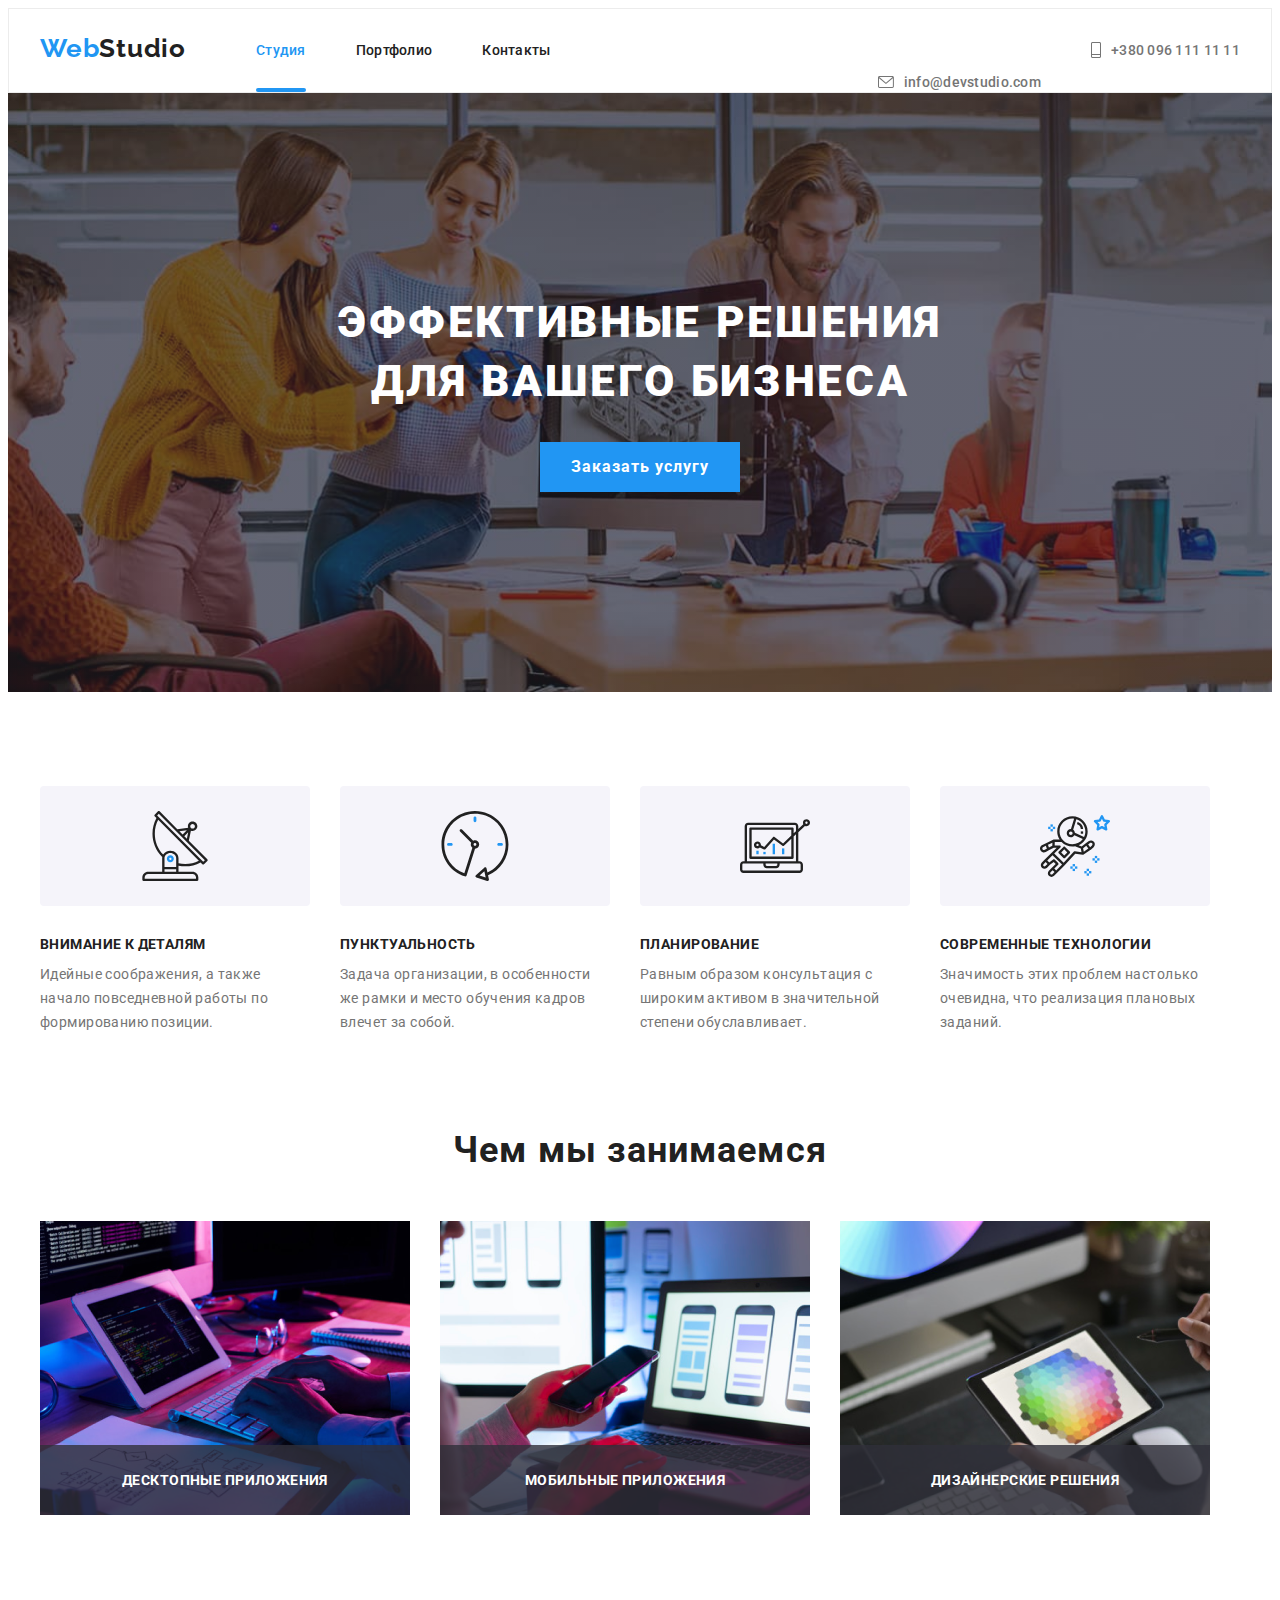
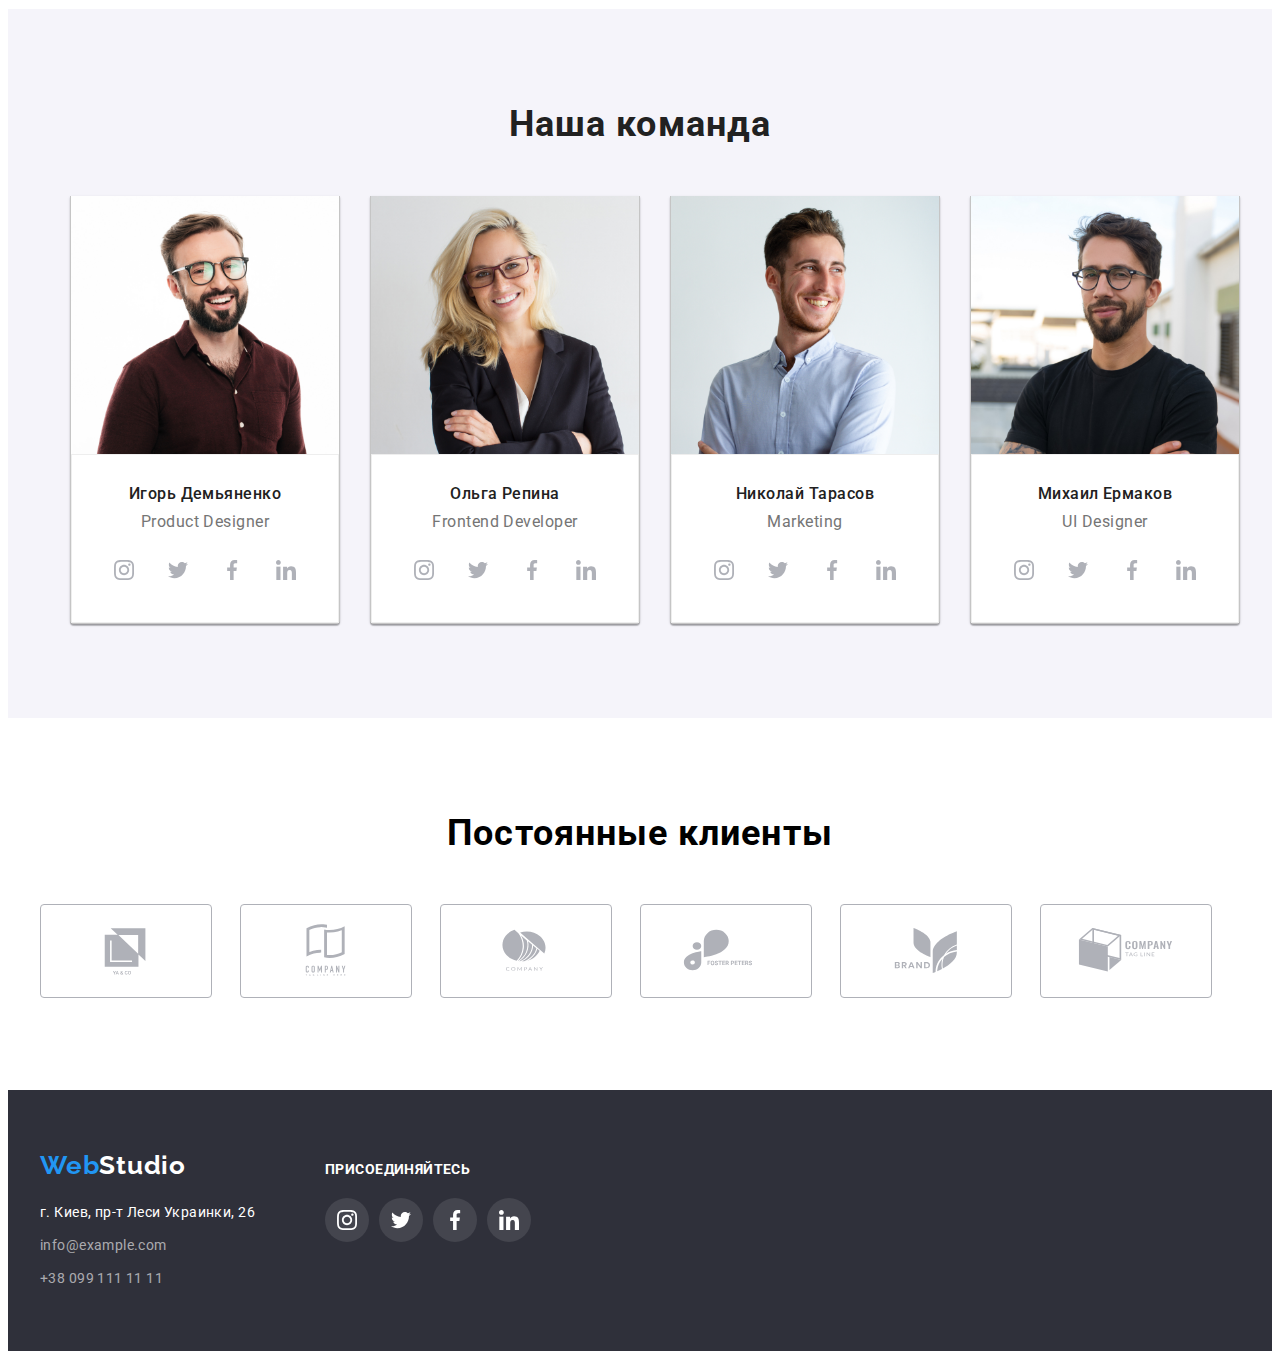
<file: index.html>
<!DOCTYPE html>
<html lang="ru">
<head>
  <meta charset="UTF-8">
  <meta http-equiv="X-UA-Compatible" content="IE=edge">
  <meta name="viewport" content="width=device-width, initial-scale=1.0">
  <title>Document</title>
<link rel="preconnect" href="https://fonts.googleapis.com">
<link rel="preconnect" href="https://fonts.gstatic.com" crossorigin>
<link href="https://fonts.googleapis.com/css2?family=Raleway:wght@700&family=Roboto:wght@500&display=swap" rel="stylesheet">
<link
rel="stylesheet"
href="https://cdnjs.cloudflare.com/ajax/libs/modern-normalize/1.1.0/modern-normalize.min.css"
integrity="sha512-wpPYUAdjBVSE4KJnH1VR1HeZfpl1ub8YT/NKx4PuQ5NmX2tKuGu6U/JRp5y+Y8XG2tV+wKQpNHVUX03MfMFn9Q=="
crossorigin="anonymous"
referrerpolicy="no-referrer"
/>
<link rel="stylesheet" href="./css/style.css">

</head>
<body>

  <header class="header">
    <div class="container flex header-container">
    <a class="header-logo link" href="" lang="en">
      Web<span class="header-studio">Studio</span></a>    
    <nav class="header-navigation">
    <ul class="header-list list">
    <li class="header-item"><a href="index.html" class="header-link current link ">Студия</a></li>
        <li class="header-item"><a href="portfolio.html" class="header-link link ">Портфолио</a></li>
        <li class="header-item"><a href="#contact" class="header-link link ">Контакты</a></li>
      </ul>
    </nav>
    <div class="header-connect">
    <ul class="flex list">
      <li class="header-info"><a href="" class="header-contacts link"><svg class="header-soc-icon" width="16" height="12"><use href="./1/icons.svg#icon-envelope"></use></svg>info@devstudio.com</a></li>
      <li class="header-info"><a href="" class="header-tel link"><svg class="header-soc-icon" width="10" height="16"><use href="./1/icons.svg#icon-Vector"></use></svg>+380 096 111 11 11</a></li>
      </ul>
</div>
</div>
  </header>
  <main>
<section class="hero">
  <div class="container">
  <h1 class="hero-title">Эффективные решения<br> для вашего бизнеса</h1>

  <button class="hero-btn link" type="button" data-modal-open>Заказать услугу</button>
  </div>
</section>
<section class="about">
  <div class="container">

  <ul class="about-list list flex">
<li class="about-item item"><div class="about-square-item"><svg class="about-soc-icon" width="70" height="70"><use href="./1/icons.svg#icon-antenna-1"></use></svg></div><h3 class="about-title">Внимание к деталям</h3><p class="about-text">Идейные соображения, а также начало повседневной работы по формированию позиции.</p></li>
<li class="about-item item"><div class="about-square-item"><svg class="about-soc-icon" width="70" height="70"><use href="./1/icons.svg#icon-clock-1"></use></svg></div><h3 class="about-title">Пунктуальность</h3><p class="about-text">Задача организации, в особенности же рамки и место обучения кадров влечет за собой.</p></li>
<li class="about-item item"><div class="about-square-item"><svg class="about-soc-icon" width="70" height="70"><use href="./1/icons.svg#icon-diagram-1"></use></svg></div><h3 class="about-title">Планирование</h3><p class="about-text">Равным образом консультация с широким активом в значительной степени обуславливает.</p></li>
<li class="about-item item"><div class="about-square-item"><svg class="about-soc-icon" width="70" height="70"><use href="./1/icons.svg#icon-astronaut-1"></use></svg></div><h3 class="about-title">Современные технологии</h3><p class="about-text">Значимость этих проблем настолько очевидна, что реализация плановых заданий.</p></li>
  </ul>
</div>
  </section>
<section class="about-second">
  <div class="container">
    <h2 class="about-second-title">Чем мы занимаемся</h2>
    <ul class="about-second-list list flex">
    <li class="about-second-item item"><img src="./1/1.png" alt="Человек пишет на клавиатуре" width="370" height="294"><p class="about-top-text">Десктопные приложения</p></li>
    <li class="about-second-item item"><img src="./1/2.png" alt="Человек держит телефон" width="370" height="294"><p class="about-top-text">Мобильные приложения</p></li>
    <li class="about-second-item item"><img src="./1/3.png" alt="Человек держит планшет" width="370" height="294"><p class="about-top-text">Дизайнерские решения</p></li>
  </ul>
  </div>
</section>
<section class="team">
  <div class="container">
  <h2 class="team-title">Наша команда</h2>
  <ul class="team-list list flex">
    <li class="team-item item">
      <img src="./1/4.jpg" alt="Человек" width="270" height="260">
      <div class="main-wrap">
        <h3 class="team-item-title">Игорь Демьяненко</h3>
        <p class="team-item-text" lang="en">Product Designer

        </p>
          <ul class="team-soc-list list">
            <li class="team-soc-item"><a href="" class="team-soc-link link"><svg class="team-soc-icon" width="20" height="20"><use href="./1/icons.svg#icon-instagram-2-2"></use></svg></a></li>
            <li class="team-soc-item"><a href="" class="team-soc-link link"><svg class="team-soc-icon" width="20" height="20"><use href="./1/icons.svg#icon-twitter-1-2"></use></svg></a></li>
            <li class="team-soc-item"><a href="" class="team-soc-link link"><svg class="team-soc-icon" width="20" height="20"><use href="./1/icons.svg#icon-facebook-1-1"></use></svg></a></li>
            <li class="team-soc-item"><a href="" class="team-soc-link link"><svg class="team-soc-icon" width="20" height="20"><use href="./1/icons.svg#icon-linkedin-1-1"></use></svg></a></li>
          </ul>
        </div></li>
    <li class="team-item item">
      <img src="./1/5.jpg" alt="Человек" width="270" height="260">
      <div class="main-wrap">
        <h3 class="team-item-title">Ольга Репина</h3>
        <p class="team-item-text" lang="en" >Frontend Developer
          </p>
          <ul class="team-soc-list list">
            <li class="team-soc-item"><a href="" class="team-soc-link link"><svg class="team-soc-icon" width="20" height="20"><use href="./1/icons.svg#icon-instagram-2-2"></use></svg></a></li>
            <li class="team-soc-item"><a href="" class="team-soc-link link"><svg class="team-soc-icon" width="20" height="20"><use href="./1/icons.svg#icon-twitter-1-2"></use></svg></a></li>
            <li class="team-soc-item"><a href="" class="team-soc-link link"><svg class="team-soc-icon" width="20" height="20"><use href="./1/icons.svg#icon-facebook-1-1"></use></svg></a></li>
            <li class="team-soc-item"><a href="" class="team-soc-link link"><svg class="team-soc-icon" width="20" height="20"><use href="./1/icons.svg#icon-linkedin-1-1"></use></svg></a></li>
          </ul>
        </div>
      </li>
    <li class="team-item item">
      <img src="./1/6.jpg" alt="Человек" width="270" height="260">
      <div class="main-wrap">
        <h3 class="team-item-title">Николай Тарасов</h3>
        <p class="team-item-text" lang="en">Marketing
          </p>
          <ul class="team-soc-list list">
            <li class="team-soc-item"><a href="" class="team-soc-link link"><svg class="team-soc-icon" width="20" height="20"><use href="./1/icons.svg#icon-instagram-2-2"></use></svg></a></li>
            <li class="team-soc-item"><a href="" class="team-soc-link link"><svg class="team-soc-icon" width="20" height="20"><use href="./1/icons.svg#icon-twitter-1-2"></use></svg></a></li>
            <li class="team-soc-item"><a href="" class="team-soc-link link"><svg class="team-soc-icon" width="20" height="20"><use href="./1/icons.svg#icon-facebook-1-1"></use></svg></a></li>
            <li class="team-soc-item"><a href="" class="team-soc-link link"><svg class="team-soc-icon" width="20" height="20"><use href="./1/icons.svg#icon-linkedin-1-1"></use></svg></a></li>
          </ul>
        </div>
      </li>
    <li class="team-item item">
      <img src="./1/7.jpg" alt="Человек" width="270" height="260">
      <div class="main-wrap">
        <h3 class="team-item-title">Михаил Ермаков</h3>
        <p class="team-item-text" lang="en">UI Designer
          <ul class="team-soc-list list">
            <li class="team-soc-item"><a href="" class="team-soc-link link"><svg class="team-soc-icon" width="20" height="20"><use href="./1/icons.svg#icon-instagram-2-2"></use></svg></a></li>
            <li class="team-soc-item"><a href="" class="team-soc-link link"><svg class="team-soc-icon" width="20" height="20"><use href="./1/icons.svg#icon-twitter-1-2"></use></svg></a></li>
            <li class="team-soc-item"><a href="" class="team-soc-link link"><svg class="team-soc-icon" width="20" height="20"><use href="./1/icons.svg#icon-facebook-1-1"></use></svg></a></li>
            <li class="team-soc-item"><a href="" class="team-soc-link link"><svg class="team-soc-icon" width="20" height="20"><use href="./1/icons.svg#icon-linkedin-1-1"></use></svg></a></li>
          </ul>
        </div></li>
  </ul>
  </div>
</section>

  <section class="client">
    <div class="container">
    <h2 class="client-title">Постоянные клиенты</h2>
    <ul class="client-list list">
      <li class="client-item item"><a href="" class="client-soc-link link"><svg class="client-soc-icon" width="106" height="60"><use href="./1/icons.svg#icon-photo5"></use></svg></a></li>
      <li class="client-item item"><a href="" class="client-soc-link link"><svg class="client-soc-icon" width="106" height="60"><use href="./1/icons.svg#icon-photo4"></use></svg></a></li>
      <li class="client-item item"><a href="" class="client-soc-link link"><svg class="client-soc-icon" width="106" height="60"><use href="./1/icons.svg#icon-photo3"></use></svg></a></li>
      <li class="client-item item"><a href="" class="client-soc-link link"><svg class="client-soc-icon" width="106" height="60"><use href="./1/icons.svg#icon-photo2"></use></svg></a></li>
      <li class="client-item item"><a href="" class="client-soc-link link"><svg class="client-soc-icon" width="106" height="60"><use href="./1/icons.svg#icon-photo1"></use></svg></a></li>
      <li class="client-item item"><a href="" class="client-soc-link link"><svg class="client-soc-icon" width="106" height="60"><use href="./1/icons.svg#icon-photo"></use></svg></a></li>
    </ul>
  </div>
  </section>

<footer class="footer">
  <div class="container">
    <div class="footer-content">
  <a class="link header-logo-footer" href="" lang="en">
    Web<span class="header-studio-footer">Studio</span></a>
    <address>
   <ul class="contacts-list list">
    <li class="contacts-item item"><a href="" class="contacts-link-addres link">г. Киев, пр-т Леси Украинки, 26</a></li>
  <li class="contacts-item item"><a href="" class="contacts-link link">info@example.com</a></li>
  <li class="contacts-item item"><a href="" class="contacts-link link">+38 099 111 11 11</a></li></ul>
</div>
<div class="footer-slogan">
  <p class="footer-text-slogan">присоединяйтесь</p>
  <ul class="team-soc-list-footer list">
    <li class="team-soc-item"><a href="" class="team-soc-link-footer link"><svg class="footer-soc-icon" width="20" height="20"><use href="./1/icons.svg#icon-instagram-2-2"></use></svg></a></li>
    <li class="team-soc-item"><a href="" class="team-soc-link-footer link"><svg class="footer-soc-icon" width="20" height="20"><use href="./1/icons.svg#icon-twitter-1-2"></use></svg></a></li>
    <li class="team-soc-item"><a href="" class="team-soc-link-footer link"><svg class="footer-soc-icon" width="20" height="20"><use href="./1/icons.svg#icon-facebook-1-1"></use></svg></a></li>
    <li class="team-soc-item"><a href="" class="team-soc-link-footer link"><svg class="footer-soc-icon" width="20" height="20"><use href="./1/icons.svg#icon-linkedin-1-1"></use></svg></a></li>
  </ul>
</address>
</div>
  </div>

  </div>
</footer>
<div class="backdrop is-hidden" data-modal > 
  <!-- я удалил тут ис хиден!! -->
  <div class="modal">
  <button type="button" class="modal-btn" data-modal-close>
    <a href="" class="modal-link link"><svg class="modal-icon" width="17" height="17"><use href="./1/icons.svg#icon-close-black-18dp-2-1"></use></svg></a>
  </button>     
  <p class="modal-title">Оставьте свои данные, мы вам перезвоним</p> 
  <form>
    <p class="moda-text">Имя
    </p>
    <input type="text" class="modal-input" name="user-name" required>
    <p class="moda-text">Телефон
    </p>
    <input type="tel" class="modal-input" name="user-tel" required>
    <p class="moda-text">Почта   
    </p>
    <input type="email" class="modal-input" name="user-email" required>
    <p class="moda-text">Комментарий
</p>
    <input type="text" class="modal-coment" placeholder="Введите текст" name="user-comment">
    <button type="submit">Отправить </button>
  </form>
    </div>
  </div>
</main>
<script src="./js/modal.js"></script>

</body>
</html>
</file>
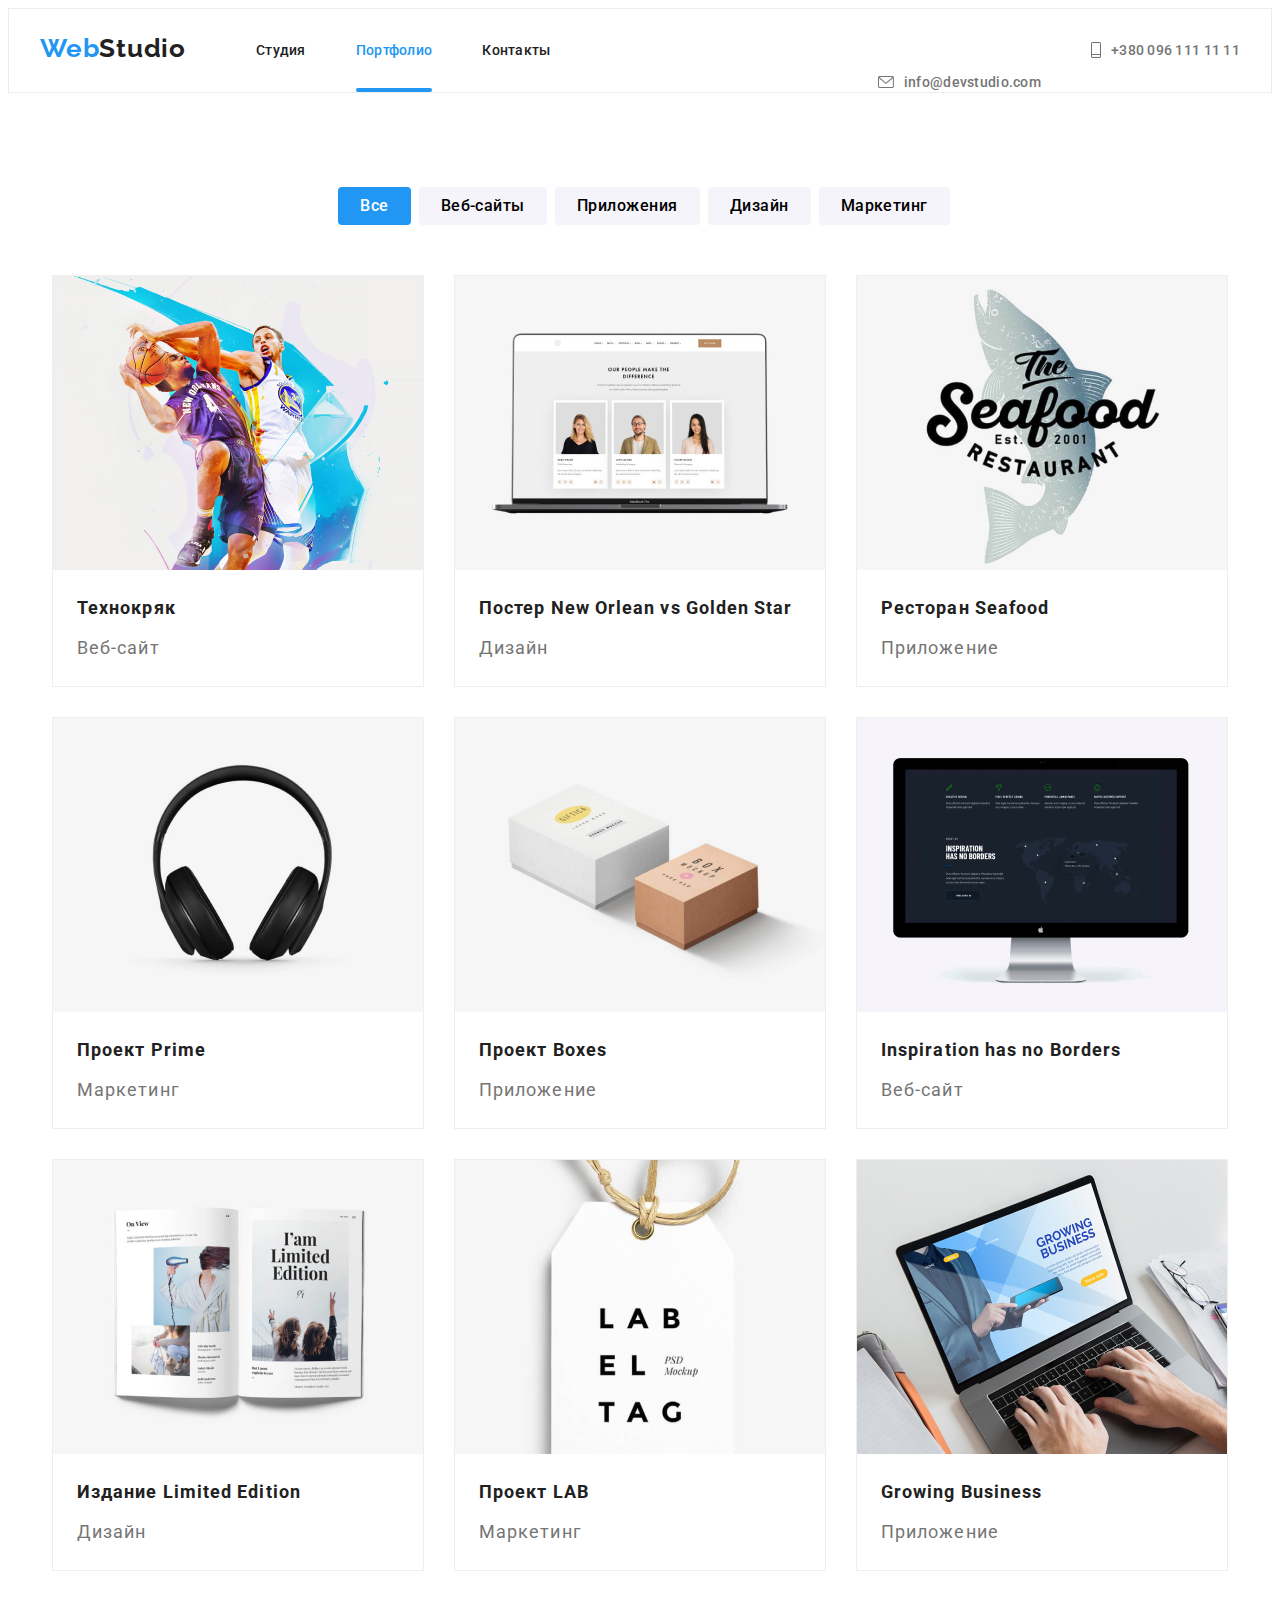
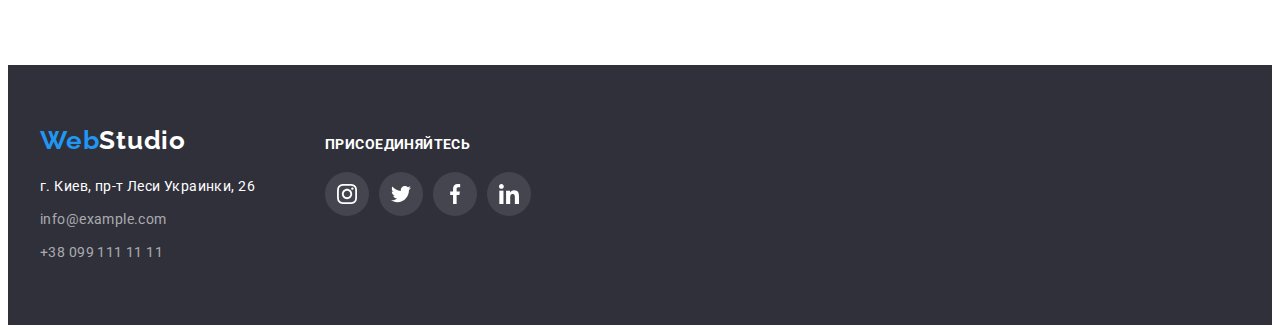
<file: portfolio.html>
<!DOCTYPE html>
<html lang="ru">
<head>
  <meta charset="UTF-8">
  <meta http-equiv="X-UA-Compatible" content="IE=edge">
  <meta name="viewport" content="width=device-width, initial-scale=1.0">
  <title>Document</title>
<link rel="preconnect" href="https://fonts.googleapis.com">
<link rel="preconnect" href="https://fonts.gstatic.com" crossorigin>
<link href="https://fonts.googleapis.com/css2?family=Raleway:wght@700&family=Roboto:wght@500&display=swap" rel="stylesheet">
<link
rel="stylesheet"
href="https://cdnjs.cloudflare.com/ajax/libs/modern-normalize/1.1.0/modern-normalize.min.css"
integrity="sha512-wpPYUAdjBVSE4KJnH1VR1HeZfpl1ub8YT/NKx4PuQ5NmX2tKuGu6U/JRp5y+Y8XG2tV+wKQpNHVUX03MfMFn9Q=="
crossorigin="anonymous"
referrerpolicy="no-referrer"
/>
<link rel="stylesheet" href="./css/style.css">

</head>
<body>

  <header class="header">
    <div class="container flex header-container">
    <a class="header-logo link" href="" lang="en">
      Web<span class="header-studio">Studio</span></a>    
    <nav class="header-navigation">
    <ul class="header-list list">
    <li class="header-item"><a href="index.html" class="header-link link ">Студия</a></li>
        <li class="header-item"><a href="portfolio.html" class="header-link link current ">Портфолио</a></li>
        <li class="header-item"><a href="#contact" class="header-link link ">Контакты</a></li>
      </ul>
    </nav>
    <div class="header-connect">
      <ul class="flex list">
        <li class="header-info"><a href="" class="header-contacts link"><svg class="header-soc-icon" width="16" height="12"><use href="./1/icons.svg#icon-envelope"></use></svg>info@devstudio.com</a></li>
        <li class="header-info"><a href="" class="header-tel link"><svg class="header-soc-icon" width="10" height="16"><use href="./1/icons.svg#icon-Vector"></use></svg>+380 096 111 11 11</a></li>
        </ul>
</div>
</div>
  </header>
  <main>
<section class="portfolio-hero">
  <div class="container">
    <ul class="porfolio-hero-list list flex">
        <li class="porfolio-hero-item item">  <button class="portfolio-hero-btn link current-btn" type="button">Все</button>
</li>
        <li class="porfolio-hero-item item">  <button class="portfolio-hero-btn link" type="button">Веб-сайты</button>
</li>
        <li class="porfolio-hero-item item">  <button class="portfolio-hero-btn link" type="button">Приложения</button>
</li>
        <li class="porfolio-hero-item item">  <button class="portfolio-hero-btn link" type="button">Дизайн</button>
</li>
        <li class="porfolio-hero-item item">  <button class="portfolio-hero-btn link" type="button">Маркетинг</button>
</li>
</ul>
</div>
<div class="container">
    
    <ul class="porfolio-hero-list1 list flex">
    <li class="porfolio-hero-item1 item"><a href="" class="prt-link link"><div class="prt-wrap-text"><img src="./1/portfolio1.jpg" alt="Ноутбук"  width="370" height="294"><p class="prt-text">Ресурс предлагает комплексные предложения с разным уровнем функционала и сервисов. Все это позволит посетителю получить исчерпывающие сведения о компании или частном лице.</p></div><div class="portfolio-wrap"><h3 class="portfolio-hero-title">Технокряк</h3><p class="portfolio-hero-text">Веб-сайт</p></div></a></li>
    <li class="porfolio-hero-item1 item"><a href="" class="prt-link link"><div class="prt-wrap-text"><img src="./1/portfolio2.jpg" alt="игра в баскетбол" width="370" height="294"><p class="prt-text">Ресурс предлагает комплексные предложения с разным уровнем функционала и сервисов. Все это позволит посетителю получить исчерпывающие сведения о компании или частном лице.</p></div><div class="portfolio-wrap"><h3 class="portfolio-hero-title">Постер New Orlean vs Golden Star</h3><p class="portfolio-hero-text">Дизайн</p></div></a></li>
    <li class="porfolio-hero-item1 item"><a href="" class="prt-link link"><div class="prt-wrap-text"><img src="./1/portfolio3.jpg" alt="картинка с морепродуктами" width="370" height="294"><p class="prt-text">Ресурс предлагает комплексные предложения с разным уровнем функционала и сервисов. Все это позволит посетителю получить исчерпывающие сведения о компании или частном лице.</p></div><div class="portfolio-wrap"><h3 class="portfolio-hero-title">Ресторан Seafood</h3><p class="portfolio-hero-text">Приложение</p></div></a></li>
    <li class="porfolio-hero-item1 item"><a href="" class="prt-link link"><div class="prt-wrap-text"><img src="./1/portfolio4.jpg" alt="наушники" width="370" height="294"><p class="prt-text">Ресурс предлагает комплексные предложения с разным уровнем функционала и сервисов. Все это позволит посетителю получить исчерпывающие сведения о компании или частном лице.</p></div><div class="portfolio-wrap"><h3 class="portfolio-hero-title">Проект Prime</h3><p class="portfolio-hero-text">Маркетинг</p></div></a></li>
    <li class="porfolio-hero-item1 item"><a href="" class="prt-link link"><div class="prt-wrap-text"><img src="./1/portfolio5.jpg" alt="2 коробки" width="370" height="294"><p class="prt-text">Ресурс предлагает комплексные предложения с разным уровнем функционала и сервисов. Все это позволит посетителю получить исчерпывающие сведения о компании или частном лице.</p></div><div class="portfolio-wrap"><h3 class="portfolio-hero-title">Проект Boxes</h3><p class="portfolio-hero-text">Приложение</p></div></a></li>
    <li class="porfolio-hero-item1 item"><a href="" class="prt-link link"><div class="prt-wrap-text"><img src="./1/portfolio6.jpg" alt="Мак" width="370" height="294"><p class="prt-text">Ресурс предлагает комплексные предложения с разным уровнем функционала и сервисов. Все это позволит посетителю получить исчерпывающие сведения о компании или частном лице.</p></div><div class="portfolio-wrap"><h3 class="portfolio-hero-title">Inspiration has no Borders</h3><p class="portfolio-hero-text">Веб-сайт</p></div></a></li>
    <li class="porfolio-hero-item1 item"><a href="" class="prt-link link"><div class="prt-wrap-text"><img src="./1/portfolio7.jpg" alt="Открытая книжка" width="370" height="294"><p class="prt-text">Ресурс предлагает комплексные предложения с разным уровнем функционала и сервисов. Все это позволит посетителю получить исчерпывающие сведения о компании или частном лице.</p></div><div class="portfolio-wrap"><h3 class="portfolio-hero-title">Издание Limited Edition</h3><p class="portfolio-hero-text">Дизайн</p></div></a></li>
    <li class="porfolio-hero-item1 item"><a href="" class="prt-link link"><div class="prt-wrap-text"><img src="./1/portfolio8.jpg" alt="Билетик" width="370" height="294"><p class="prt-text">Ресурс предлагает комплексные предложения с разным уровнем функционала и сервисов. Все это позволит посетителю получить исчерпывающие сведения о компании или частном лице.</p></div><div class="portfolio-wrap"><h3 class="portfolio-hero-title">Проект LAB</h3><p class="portfolio-hero-text">Маркетинг</p></div></a></li>
    <li class="porfolio-hero-item1 item"><a href="" class="prt-link link"><div class="prt-wrap-text"><img src="./1/portfolio9.jpg" alt="Ноутбук" width="370" height="294"><p class="prt-text">Ресурс предлагает комплексные предложения с разным уровнем функционала и сервисов. Все это позволит посетителю получить исчерпывающие сведения о компании или частном лице.</p></div><div class="portfolio-wrap"><h3 class="portfolio-hero-title">Growing Business</h3><p class="portfolio-hero-text">Приложение</p></div></a></li></ul>
  </div>
</section>
<footer class="footer">
  <div class="container">
    <div class="footer-content">
  <a class="link header-logo-footer" href="" lang="en">
    Web<span class="header-studio-footer">Studio</span></a>
    <address>
   <ul class="contacts-list list">
    <li class="contacts-item item"><a href="" class="contacts-link-addres link">г. Киев, пр-т Леси Украинки, 26</a></li>
  <li class="contacts-item item"><a href="" class="contacts-link link"><p>info@example.com</p></a></li>
  <li class="contacts-item item"><a href="" class="contacts-link link"><p>+38 099 111 11 11</p></a></li></ul>

  </div>

<div class="footer-slogan">
  <p class="footer-text-slogan">присоединяйтесь</p>
  <ul class="team-soc-list-footer list">
    <li class="team-soc-item"><a href="" class="team-soc-link-footer link"><svg class="footer-soc-icon" width="20" height="20"><use href="./1/icons.svg#icon-instagram-2-2"></use></svg></a></li>
    <li class="team-soc-item"><a href="" class="team-soc-link-footer link"><svg class="footer-soc-icon" width="20" height="20"><use href="./1/icons.svg#icon-twitter-1-2"></use></svg></a></li>
    <li class="team-soc-item"><a href="" class="team-soc-link-footer link"><svg class="footer-soc-icon" width="20" height="20"><use href="./1/icons.svg#icon-facebook-1-1"></use></svg></a></li>
    <li class="team-soc-item"><a href="" class="team-soc-link-footer link"><svg class="footer-soc-icon" width="20" height="20"><use href="./1/icons.svg#icon-linkedin-1-1"></use></svg></a></li>
  </ul>
</address>
</div>

  </div>

</footer>
</main>
</body>
</html>
</file>
<file: css/style.css>
p,
h1,
h2,
h3,
h4,
h5,
h6 {
  margin: 0;
}

ul,
ol {
  margin: 0;
  padding-left: 0;
}
:root{
    --main-text-color:#212121;
    --second-text-color:#757575;
    --header-text-color:#212121;
    --header-background-color:#2F303A;
    --first-button-color:#FFFFFF;
    --accent-color:#2196F3;
    --footer-text-color:#FFFFFF99;
    --team-background-color:#F5F4FA;
    --border-color:#EEEEEE;
    --icon-color:#AFB1B8;
}
img{
    display: block;
    max-width: 100%;
    height: auto;
}
.header{
    border: 1px solid #ECECEC;


}
.header-info{
    margin-right: 50px;
    display: flex;
}

.header-info:last-child{
    margin-right: 0px;
}
.header-item{
    margin-right: 50px;
    box-sizing: border-box;
}
.header-item:last-child{
    margin-right: 0px;
}

.header-connect{
    margin-left: auto;
}
.header-container{
    justify-content: space-between;
    text-align: center;
    display: flex;

}
.header-list{
    display: flex;
}
.flex{
    display: flex;
}
.button{
    cursor: pointer;
}
.portfolio-hero-btn:focus,
.portfolio-hero-btn:hover{
    color:#FFFFFF;
    background-color: var(--accent-color);
    box-shadow: 0px 3px 1px rgba(0, 0, 0, 0.1), 0px 1px 2px rgba(0, 0, 0, 0.08),
      0px 2px 2px rgba(0, 0, 0, 0.12);
    
    
}    

.header-studio{
color:var(--main-text-color)
}
.header-studio-footer{
    color: var(--first-button-color);
    margin-bottom: 20px;
}
body{
    font-family: 'Roboto', sans-serif; 
    background-color: white; 

}

.hero{
    background-color: var(--header-background-color);
    background-image: linear-gradient(rgba(47, 48, 58, 0.4),rgba(47, 48, 58, 0.4)),
    url(../1/Background.jpg);
    background-repeat: no-repeat;
    background-position: center;
    background-size: cover;
    padding-bottom: 200px;
    padding-top: 200px;
    max-width: 1600px;
    margin: 0 auto;
}
.header-link{
    display: block;
    font-weight: 500;
    font-size: 14px;
    line-height: 1.33;
    letter-spacing: 0.02em;
    color:var(--header-text-color);;
    padding-bottom: 32px;
    padding-top: 32px;
    transition: color 250ms cubic-bezier(0.4, 0, 0.2, 1);
    position: relative;
     
    
}
.header-tel{
    display: flex;
    font-weight: 500;
    font-size: 14px;
    line-height: 1.33;
    letter-spacing: 0.02em;
    color:var(--second-text-color);
    align-items: center;
    flex-wrap: nowrap;
    transition: color 250ms cubic-bezier(0.4, 0, 0.2, 1);
    padding-bottom: 32px;
    padding-top: 32px;
    
}


.header-contacts{
    display: flex;
    font-weight: 500;
    font-size: 14px;
    line-height: 1.33;
    letter-spacing: 0.02em;
    color:var(--second-text-color);
    padding-top: 32px;
    padding-bottom: 32px;
    height: 100%;
    display: flex;
    align-items: center;
    justify-content: center;
    transition: color 250ms cubic-bezier(0.4, 0, 0.2, 1);

    
}
.header-contacts:hover,
.header-contacts:focus{
    color: var(--accent-color);
      
}



.header-link:focus,
.header-link:hover{
    color:var(--accent-color)
    }

.link{
    text-decoration: none;
}
.list{
    list-style: none;

}
.header-logo{
    padding: 24px 0;
    display: block;
    font-family: Raleway;
    font-style: normal;
    font-weight: bold;
    font-size: 26px;
    line-height: 1.19;
    letter-spacing: 0.03em;
    margin-right:70px;
    color: var(--accent-color);

}
.header-soc-link{
    height: 100%;
    display: flex;
    align-items: center;
    justify-content: center;
}
.header-soc-icon{
    fill: currentColor;
    margin-right: 10px;
    transition: fill 250ms cubic-bezier(0.4, 0, 0.2, 1);
}
.header-soc-icon:focus,
.header-soc-icon:hover{
    fill: var(--accent-color);
}
.header-soc-icon:focus .header-contacts,
.header-soc-icon:hover .header-contacts{
    color: var(--accent-color);
}
.header-contacts:hover .header-soc-icon,
.header-contacts:focus .header-soc-icon{
    fill: var(--accent-color);
}
.header-soc-icon:focus .header-tel,
.header-soc-icon:hover .header-tel{
    color: var(--accent-color);
}
.header-tel:hover .header-soc-icon,
.header-tel:focus .header-soc-icon{
    fill: var(--accent-color);
}
.header-tel:focus,
.header-tel:hover{
    color: var(--accent-color);
}

/*---------------------------------hero-------------------------*/




.hero-title{   
    font-weight: 900;
    font-size: 44px;
    line-height: 1.36;
    text-align: center;
    letter-spacing: 0.06em;
    text-transform: uppercase;
    color: var(--first-button-color);
        
}
.hero-btn{
    font-family: inherit;
    font-weight: bold;
    font-size: 16px;
    line-height: 30px;
    border: none;
    letter-spacing: 0.06em;
    color: var(--first-button-color);
    background-color: var(--accent-color);
    width: 200px;
    height: 50px;
    margin-top: 40px;
    display: block;
    align-items: center;
    text-align: center;
    margin: 0 auto ;
    margin-top: 30px;
    transition: background-color 250ms cubic-bezier(0.4, 0, 0.2, 1);

}
.hero-btn:focus,
.hero-btn:hover{
    background-color: #188ce8;

}
/*---------------------------------about-------------------------*/
.about-top-text{
    position: absolute;
    bottom: 0;
    font-weight: 700;
    font-size: 14px;
    line-height: 1.15;
    
    letter-spacing: 0.03em;
    text-transform: uppercase;
    color: #FFFFFF;
    background-color: rgba(47, 48, 58, 0.8);
    height: 23.8%;
    width: 100%;
    display: flex;
    align-items: center;
    justify-content: center;
    
}


.about-square{
    display: flex;
    padding-bottom: 30px;
}
.about-square-item{
    width: 270px;
    height: 120px;
    background: #F5F4FA;
    border-radius: 4px;
    margin-bottom: 30px;
    align-items: center;
    
    justify-content: center;
 
    
    display: flex;
}

.about-square-list{
    display: flex;
}


.about{
    padding-top: 94px;
    padding-bottom: 94px;
    margin-left: 0px;
}
.about-list{
    margin-top: 0px;
    margin-bottom: 0px;
    padding-inline-start: 0px;

}

.about-item{
    margin-left: 30px;
    width: 270px;
}
.about-item:first-child{
    margin-left: 0px;
 }
.about-title{
    font-weight: bold;
    font-size: 14px;
    line-height: 1.18;
    letter-spacing: 0.03em;
    text-transform: uppercase; 
    color: var(--main-text-color);
    margin-bottom: 10px;
    
}
.about-text{
    font-weight: normal;
    font-size: 14px;
    line-height: 1.71;
    letter-spacing: 0.03em;
    color:var(--second-text-color)
}
/*---------------------------------about-second-------------------------*/
.about-second-list{
    margin-left: -30px;
}
.about-second{
    padding-bottom: 94px;
}
.about-second-title{
    font-weight: bold;
    font-size: 36px;
    line-height: 1.18;
    text-align: center;
    letter-spacing: 0.03em;
    color: var(--main-text-color); 
    margin-bottom: 50px;
 
 
}
.about-second-item{
    margin-left: 30px;
    position: relative;
}

/*---------------------------------team-------------------------*/

.team-soc-icon{
    fill: var(--icon-color);
    transition: fill 250ms cubic-bezier(0.4, 0, 0.2, 1);


}
.team-soc-list{
    display: flex;
    justify-content: center;
}
.team-soc-link{
    width: 100%;
    height: 100%;
    border-radius: 50%;
    display: flex;
    align-items: center;
    justify-content: center;
    transition: background-color 250ms cubic-bezier(0.4, 0, 0.2, 1);
    
}
/* .about-soc-link{
    width: 100%;
    height: 100%;
    
    display: flex;
    align-items: center;
    justify-content: center;
} */
.team-soc-link:hover .team-soc-icon,
.team-soc-link:focus .team-soc-icon{
    fill: #FFFFFF;
}
.team-soc-link:hover ,
.team-soc-link:focus {
    background-color: var(--accent-color);
}


.team-soc-item{
    width: 44px;
    height: 44px;
    margin-right: 10px;
}
.team-soc-item:last-child{
    margin-right: 0px;
}
.team-title{
    font-weight: bold;
    font-size: 36px;
    line-height: 1.18;
    text-align: center;
    letter-spacing: 0.03em;
    color: var(--main-text-color);
    margin-bottom: 50px;
    
}
.team-item-title{
    font-weight: 500;
    font-size: 16px;
    line-height: 1.18;
    text-align: center;
    letter-spacing: 0.03em;
    color: var(--main-text-color);
    margin-bottom: 10px;
}
.team-item-text{
    font-weight: normal;
    font-size: 16px;
    line-height: 1.18;
    text-align: center;
    letter-spacing: 0.03em;
    color:var(--second-text-color);
    margin-bottom: 16px;
    
    }
    .team-list{
        padding-inline-start: 0px;
        margin: 0;

    }
    .team-item{
        margin-left: 30px;
        justify-content: space-between;   
        background: #FFFFFF;
        box-shadow: 0px 1px 3px rgb(0 0 0 / 12%), 0px 1px 1px rgb(0 0 0 / 14%), 0px 2px 1px rgb(0 0 0 / 20%);
        border-radius: 0px 0px 4px 4px;
        border: 1px solid #c5c5c5;
        border-top: 0     
    }
    .team-div{
        padding-top: 30px;
        padding-bottom: 30px;
    }

/*---------------------------------contacts-------------------------*/
.contacts-list{
    display: block;
}
.contacts-link{
    font-weight: normal;
    font-size: 14px;
    line-height: 1.71;
    letter-spacing: 0.03em;
    color: var(--footer-text-color);
    text-decoration: none;
    transition: color 250ms cubic-bezier(0.4, 0, 0.2, 1);

}

.contacts-link:focus,
.contacts-link:hover{
    color:var(--first-button-color)

}

/* ---------------------------------------------------------------------------------------PORTFOLIO-HERO------------------------------------------------------ */

.porfolio-hero-item1:hover .prt-text,
.porfolio-hero-item1:focus .prt-text,
.prt-link:focus .prt-text{
    transform: translateY(0);
}


.prt-wrap-text{
    position: relative;
    overflow: hidden;
}

.prt-text{
    position: absolute;
    top: 0;
    background-color:rgba(33, 150, 243, 0.9); ;
    height: 100%;
    font-weight: 400;
    font-size: 18px;
    line-height: 1.55;
    letter-spacing: 0.03em;
    color: #FFFFFF;
    text-align: center;
    padding: 63px 24px 63px 24px;
    transform: translateY(101%);
    transition: transform 250ms cubic-bezier(0.4, 0, 0.2, 1) ;
    
    /* как выровнять этот текст помогите пж */
}
.prt-link{
    display: block;
}
.prt-link:hover,
.prt-link:focus{
    box-shadow: 0px 1px 1px rgba(0, 0, 0, 0.12), 0px 4px 4px rgba(0, 0, 0, 0.06), 1px 4px 6px rgba(0, 0, 0, 0.16);
}
.portfolio-wrap{
    padding: 20px 24px;
}
.porfolio-hero1{
    padding-top: 56px;
}
.portfolio-hero{
    padding-bottom: 94px;
    padding-top: 94px;
}
.portfolio-hero-title{
    font-weight: bold;
    font-size: 18px;
    line-height: 2;
    color: var(--main-text-color);
    letter-spacing: 0.06em;

}
.portfolio-hero-text{
    font-size: 18px;
    line-height: 2;
    color: var(--second-text-color);
    letter-spacing: 0.06em;
    margin-top: 4px;
}

.porfolio-hero-item {
    margin-left: 8px;
}

footer{
    background-color: var(--header-background-color);
}
.portfolio-hero-btn{
    display: inline-block;
    border-radius: 4px;
    border: 0px;
    padding: 6px 22px;
    background-color: var(--team-background-color);
    
    font-family: inherit;
    font-style: normal;
    font-weight: 500;
    font-size: 16px;
    line-height: 1.62;
    text-align: center;
    letter-spacing: 0.03em;
    color: var(--main-title-color);
    cursor: pointer;
    transition: box-shadow 250ms cubic-bezier(0.4, 0, 0.2, 1),
    color 250ms cubic-bezier(0.4, 0, 0.2, 1),
    background-color 250ms cubic-bezier(0.4, 0, 0.2, 1);
   
   
}
.current{
    color: var(--accent-color);
    
}
.header-link.current::after{
    content: "";
    position: absolute;
    width: 100%;
    height: 4px;
    background-color: var(--accent-color);
    border-radius: 2px;
    left: 0;
    bottom: 0;

}
.focus:focus{
    color: var(--accent-color);
}
.hover:hover{
    color: var(--accent-color);
}
address {
    font-style: normal;
    margin-top: 20px;
}
.current-btn{ 
    color: var(--first-button-color);
    background-color: var(--accent-color);

}
.team{
    background-color: var(--team-background-color);
    padding-bottom: 94px;
    padding-top: 94px;
}
.container{
    width: 1200px;
    margin: 0 auto;
    padding-left: 15px;
    padding-right: 15px;
 
   
}

.contacts-item{
    margin-bottom: 9px;
}
.contacts-item:last-child{
    margin-bottom: 0px;
}

.porfolio-hero-item1{
    margin-right: 30px;
    margin-bottom: 30px;
    border: 1px solid #EEEEEE;
    transition: box-shadow 250ms cubic-bezier(0.4, 0, 0.2, 1);    
}
.porfolio-hero-item1:focus,
.porfolio-hero-item1:hover{
    box-shadow: 0px 1px 1px rgba(0, 0, 0, 0.12), 0px 4px 4px rgba(0, 0, 0, 0.06), 1px 4px 6px rgba(0, 0, 0, 0.16);

}
.porfolio-hero-item1:nth-child(n+7){
    margin-bottom: 0px;
}
.porfolio-hero-item1:nth-child(3n) {
    margin-right: 0;}

.porfolio-hero-list1{
    flex-wrap:wrap;
    padding-inline-start: 0px;
    display: flex;
    justify-content: center;
    width: 1200px;

}
    

.porfolio-hero-list{
    display: flex;
    justify-content: center;
    margin: 0;
    margin-bottom: 50px;
}
.main-wrap{
    background: #FFFFFF;
    border: 1px solid #EEEEEE;
    box-sizing: border-box;
    padding-bottom: 30px;
    padding-top: 30px;
}
/* ------------------------------------------------------------------footer------------------------------------------------------- */

.team-soc-link-footer{
    width: 100%;
    height: 100%;
    border-radius: 50%;
    display: flex;
    align-items: center;
    justify-content: center;
    background: rgba(255, 255, 255, 0.1);
    transition: background-color 250ms cubic-bezier(0.4, 0, 0.2, 1);
}
    
.footer-text-slogan{
    font-weight: 700;
    font-size: 14px;
    line-height: 1.14;
    letter-spacing: 0.03em;
    text-transform: uppercase;
    color: #FFFFFF;
    margin-bottom: 20px;
}
.team-soc-list-footer{
    display: flex;
    justify-content: center;
  
}



.footer .container{
    display: flex;
    align-items: baseline;
}
.footer{
    padding-bottom: 60px;
    padding-top: 60px;
}
.header-logo-footer{
    margin-bottom: 20px;
    font-family: Raleway;
    font-style: normal;
    font-weight: bold;
    font-size: 26px;
    line-height: 1.19;
    letter-spacing: 0.03em;
    color: var(--accent-color);

}
.contacts-link-addres{
    font-weight: normal;
    font-size: 14px;
    line-height: 1.71;
    letter-spacing: 0.03em;
    color: var(--first-button-color);    
    margin-bottom: 9px;
    
}
/* -------------------------------------------------CLIENT-------------------------------------------------- */

.client-soc-link{
    fill: var(--icon-color);
    
    border-color: var(--icon-color);
    width: 170px;
    height: 92px;
    border: 1px solid #AFB1B8;
    border-radius: 4px;
    margin-right: 30px;
    transition: border-color 250ms cubic-bezier(0.4, 0, 0.2, 1) fill 250ms cubic-bezier(0.4, 0, 0.2, 1);
}
.client-soc-link:hover,
.client-soc-link:focus{
    fill: var(--accent-color);
    border-color: var(--accent-color);

}
.client-soc-link:hover .client-item,
.client-soc-link:focus .client-item{
    border-color: var(--accent-color);
}
.client-soc-link{
    width: 100%;
    height: 100%;
    display: flex;
    align-items: center;
    justify-content: center;
    outline: transparent;
}
.client{
    padding-bottom: 94px;
    padding-top: 94px;
}
.client-title{
    text-align: center;
    font-weight: 700;
    font-size: 36px;
    line-height: 1.17;
    text-align: center;
    letter-spacing: 0.03em;
}
.client-list{
    display: flex;
    margin-top: 50px;

}
.client-item{
    width: 170px;
    height: 92px;
    margin-right: 30px;
  

}
.client-item:last-child{
    margin-right: 0px;
}
.client-item:hover,
.client-item:focus{
    border-color: var(--accent-color);
}
.client-item:hover .client-soc-link,
.client-item:focus .client-soc-link{
    fill: var(--accent-color);
}
.current-client{
    fill: var(--accent-color);
    border-color: var(--accent-color);
}


.footer-slogan{
    margin-left: 70px;
}
.footer-soc-icon{
    fill: #FFFFFF;
}
.team-soc-link-footer:hover .team-soc-icon,
.team-soc-link-footer:focus .team-soc-icon{
    fill: #FFFFFF;
}
.team-soc-link-footer:hover ,
.team-soc-link-footer:focus{
    background-color: var(--accent-color);
    
}
/* ---------------------------------------------------------------------------MODAL------------------------------------------------------------ */
.backdrop{
    width: 100%;
    height: 100%;
    background-color:rgba(0, 0, 0, 0.2);;
    position: fixed;
    top: 0;
    transition: opacity 250ms , visibility 250ms;

}
.modal{
    width: 528px;
    min-height: 528px;
    background-color: #FFFFFF;
    box-shadow: 0px 1px 3px rgba(0, 0, 0, 0.12), 0px 1px 1px rgba(0, 0, 0, 0.14), 0px 2px 1px rgba(0, 0, 0, 0.2);
    border-radius: 4px;
    position: absolute;
    top: 50%;
    left: 50%;
    transform: translate(-50%,-50%);
    padding: 40px;
}
.modal-btn{
    background-color: #FFFFFF;
    border-radius: 50%;
    border: 1px solid rgba(0, 0, 0, 0.1);
     width: 30px;
     height: 30px;
     position: absolute;
     top: 8px;
     right: 8px;
     
}
.modal-icon{
    fill: #000000;
}
.modal-link{
    width: 100%;
    height: 100%;
    border-radius: 50%;
    display: flex;
    align-items: center;
    justify-content: center;
}
.is-hidden{
    visibility: hidden;
    opacity: 0;
    pointer-events: none;
}
.modal-title{
    font-weight: 700;
    font-size: 20px;
    line-height: 23px;
    text-align: center;
    letter-spacing: 0.03em;
    color: var(--main-text-color);
    margin-bottom: 30px;
}
.modal-input{
    width: 100%;
    height: 40px;
    border: 1px solid rgba(33, 33, 33, 0.2);
    border-radius: 4px;
}
.modal-input:last-child{
    margin-bottom: 0;
}
.moda-text{
    color: var(--second-text-color);
    font-weight: 400;
    font-size: 12px;
    line-height: 1.16;
    letter-spacing: 0.01em;
    margin-top: 10px;
    margin-bottom: 4px;
}
.modal-coment{
    width: 100%;
    height: 120px;
    border: 1px solid rgba(33, 33, 33, 0.2);
    border-radius: 4px;
}
</file>
